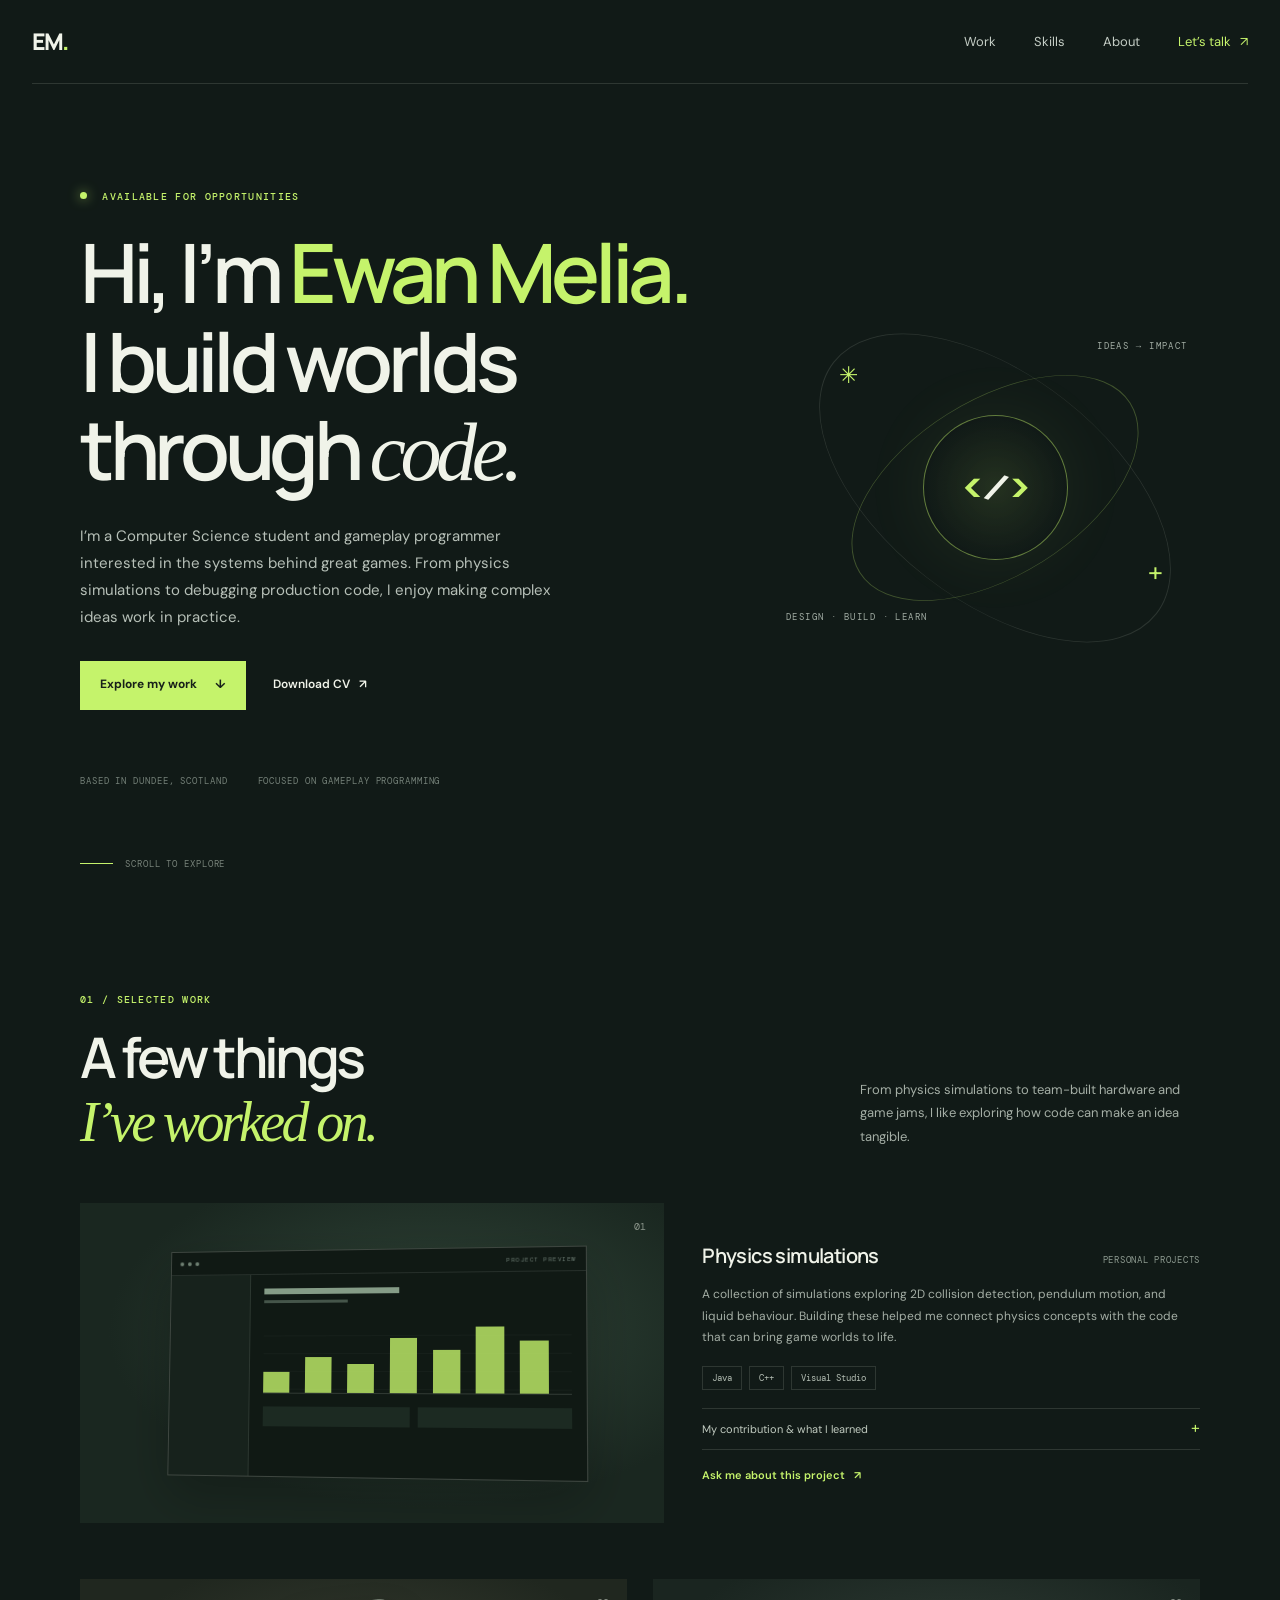
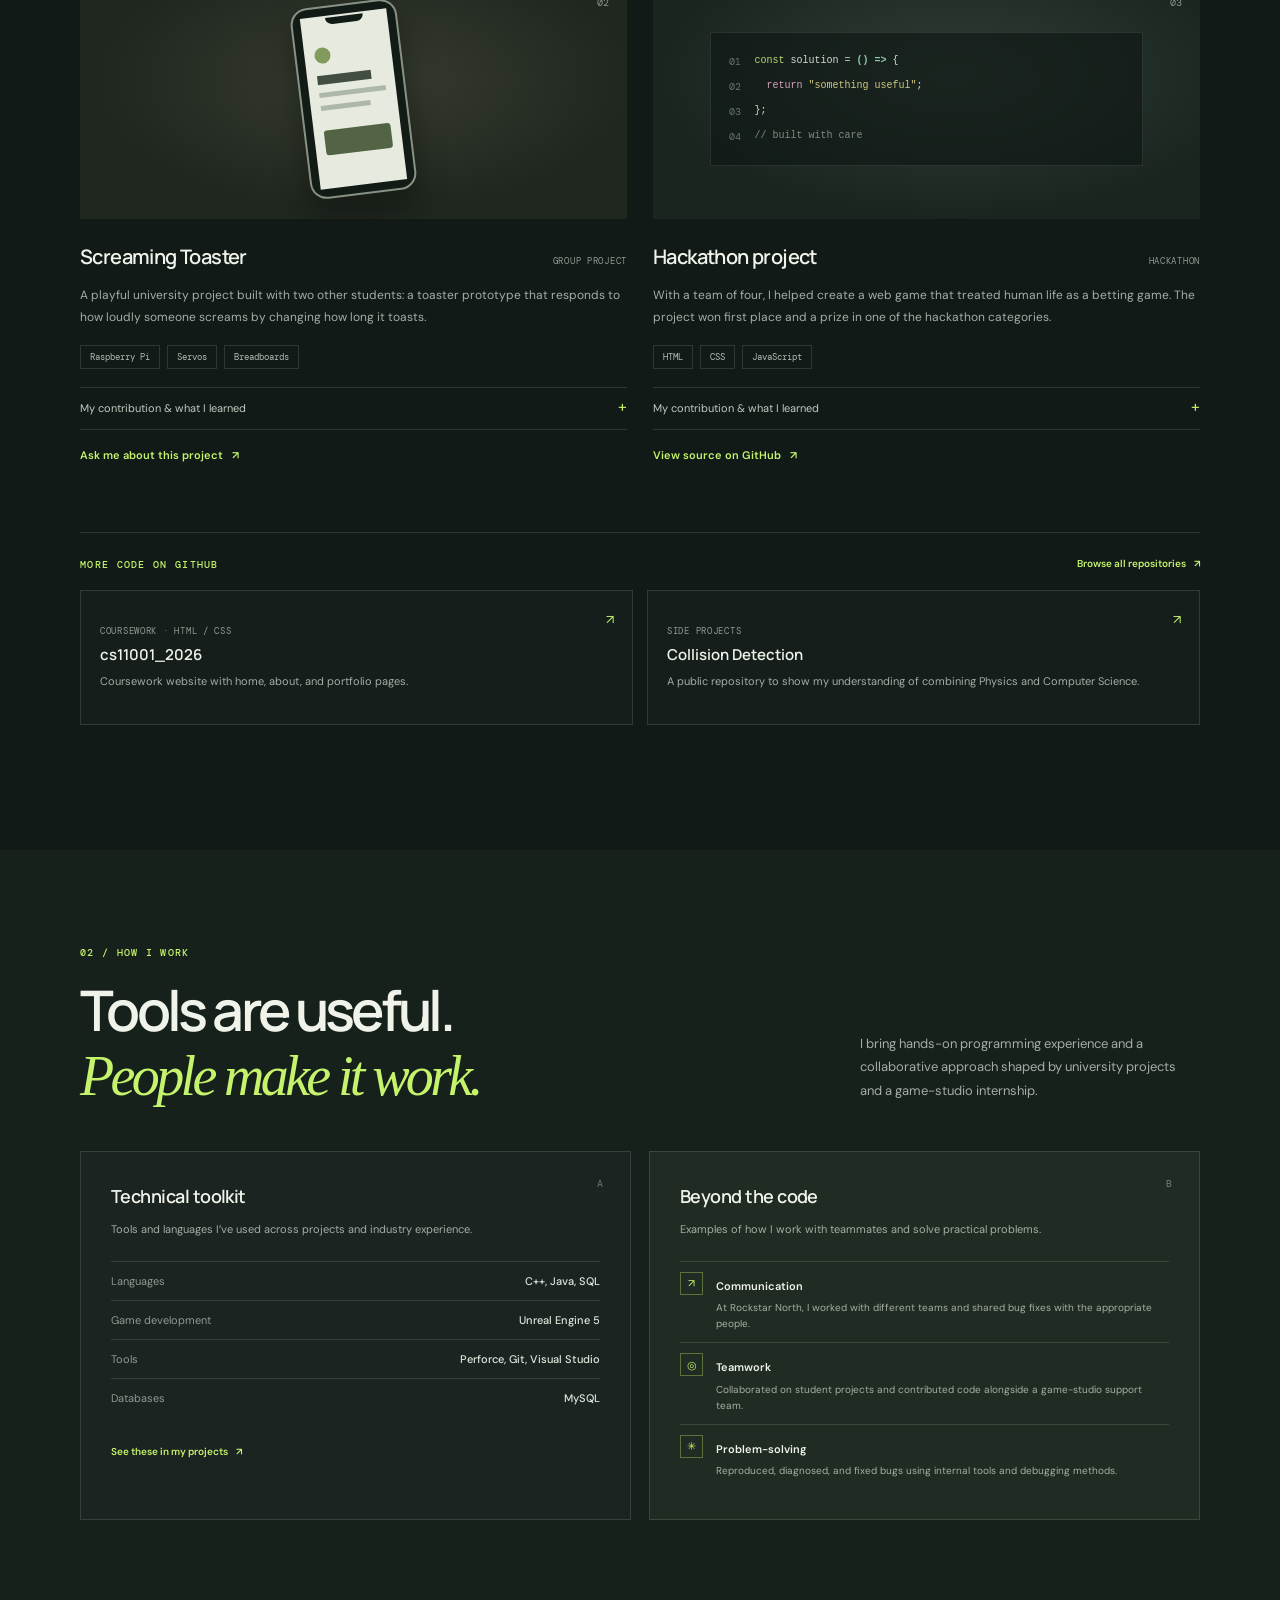
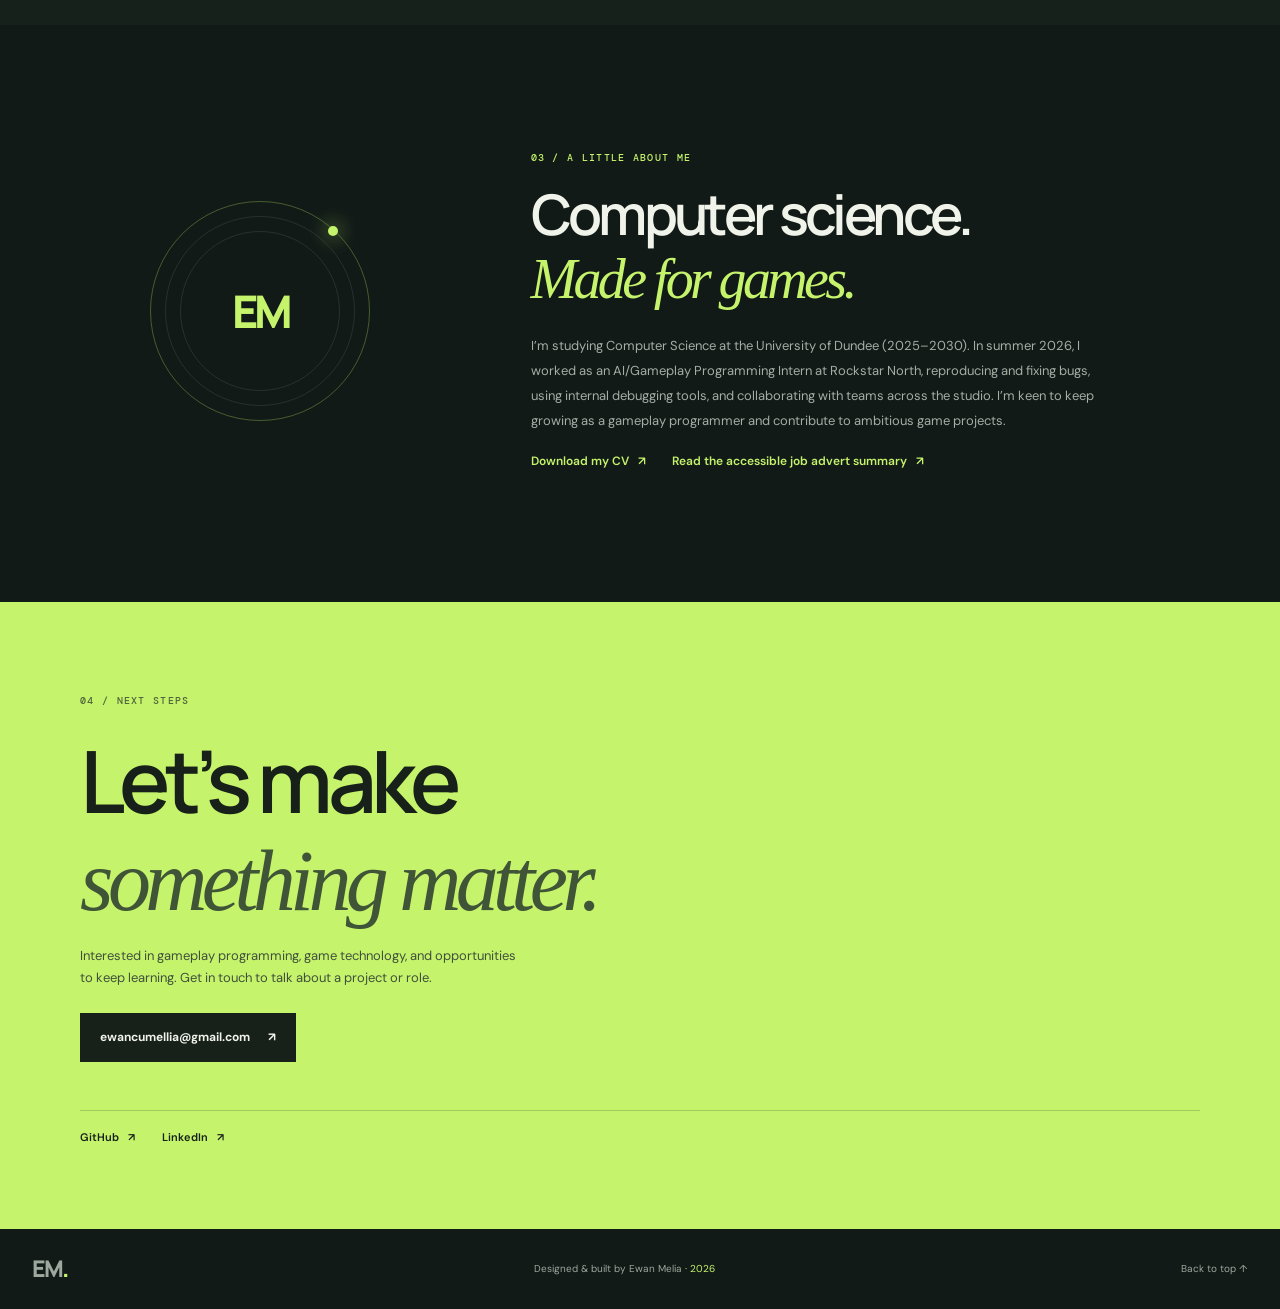
<file: index.html>
<!doctype html>
<html lang="en">
  <head>
    <meta charset="utf-8">
    <meta name="viewport" content="width=device-width, initial-scale=1">
    <meta name="theme-color" content="#111a17">
    <meta name="description" content="Ewan Melia's gameplay programming portfolio: game projects, technical skills, and professional experience.">
    <title>Ewan Melia — Gameplay Programmer</title>
    <link rel="preconnect" href="https://fonts.googleapis.com">
    <link rel="preconnect" href="https://fonts.gstatic.com" crossorigin>
    <link href="https://fonts.googleapis.com/css2?family=DM+Mono:wght@400;500&family=DM+Sans:wght@400;500;600;700&family=Manrope:wght@400;500;600;700;800&display=swap" rel="stylesheet">
    <link rel="stylesheet" href="styles.css">
    <script src="script.js" defer></script>
  </head>
  <body>
    <a class="skip-link" href="#main">Skip to content</a>
    <header class="site-header">
      <a class="wordmark" href="#home" aria-label="Ewan Melia, home">EM<span>.</span></a>
      <button class="menu-toggle" type="button" aria-expanded="false" aria-controls="primary-nav">
        <span class="sr-only">Toggle navigation</span>
        <span></span><span></span>
      </button>
      <nav class="site-nav" id="primary-nav" aria-label="Main navigation">
        <a href="#work">Work</a>
        <a href="#skills">Skills</a>
        <a href="#about">About</a>
        <a class="nav-contact" href="#contact">Let’s talk <span aria-hidden="true">↗</span></a>
      </nav>
    </header>

    <main id="main">
      <section class="hero section-wrap" id="home" aria-labelledby="hero-title">
        <div class="hero-copy">
          <p class="eyebrow"><span class="status-dot"></span> AVAILABLE FOR OPPORTUNITIES</p>
          <h1 id="hero-title">Hi, I’m <span class="highlight">Ewan Melia.</span><br>I build worlds<br>through <em>code.</em></h1>
          <p class="hero-summary">I’m a Computer Science student and gameplay programmer interested in the systems behind great games. From physics simulations to debugging production code, I enjoy making complex ideas work in practice.</p>
          <div class="hero-actions">
            <a class="button button-primary" href="#work">Explore my work <span aria-hidden="true">↓</span></a>
            <a class="text-link" href="assets/EwanMelia-CV.pdf" download>Download CV <span aria-hidden="true">↗</span></a>
          </div>
          <div class="hero-meta">
            <span>BASED IN DUNDEE, SCOTLAND</span>
            <span>FOCUSED ON GAMEPLAY PROGRAMMING</span>
          </div>
        </div>
        <div class="hero-art" aria-hidden="true">
          <div class="art-orbit orbit-one"></div>
          <div class="art-orbit orbit-two"></div>
          <div class="art-core"><span>&lt;</span><span class="core-slash">/</span><span>&gt;</span></div>
          <span class="art-label label-top">IDEAS → IMPACT</span>
          <span class="art-label label-bottom">DESIGN · BUILD · LEARN</span>
          <span class="art-spark spark-one">✳</span>
          <span class="art-spark spark-two">+</span>
        </div>
        <a class="scroll-cue" href="#work"><span></span> SCROLL TO EXPLORE</a>
      </section>

      <section class="work-section section-wrap" id="work" aria-labelledby="work-title">
        <div class="section-heading">
          <div>
            <p class="eyebrow">01 / SELECTED WORK</p>
            <h2 id="work-title">A few things<br><em>I’ve worked on.</em></h2>
          </div>
          <p class="section-intro">From physics simulations to team-built hardware and game jams, I like exploring how code can make an idea tangible.</p>
        </div>
        <div class="project-grid">
          <article class="project-card project-featured">
            <div class="project-visual visual-dashboard" aria-hidden="true">
              <div class="mock-window">
                <div class="mock-top"><i></i><i></i><i></i><span>PROJECT PREVIEW</span></div>
                <div class="mock-content"><div class="mock-side"></div><div class="mock-main"><b></b><b></b><div class="mock-chart"><i></i><i></i><i></i><i></i><i></i><i></i><i></i></div><div class="mock-row"><i></i><i></i></div></div></div>
              </div>
              <span class="visual-index">01</span>
            </div>
            <div class="project-details">
              <div class="project-title-line"><h3>Physics simulations</h3><span class="project-type">PERSONAL PROJECTS</span></div>
              <p>A collection of simulations exploring 2D collision detection, pendulum motion, and liquid behaviour. Building these helped me connect physics concepts with the code that can bring game worlds to life.</p>
              <div class="project-tags"><span>Java</span><span>C++</span><span>Visual Studio</span></div>
              <details class="project-more">
                <summary>My contribution &amp; what I learned <span aria-hidden="true">+</span></summary>
                <p><strong>My role:</strong> Created a range of physics programs in Java and C++.<br><strong>Challenge:</strong> Explored how different physical behaviours can be represented in code, building skills in programming and computational problem-solving.</p>
              </details>
              <a class="project-link" href="#contact">Ask me about this project <span aria-hidden="true">↗</span></a>
            </div>
          </article>
          <article class="project-card">
            <div class="project-visual visual-mobile" aria-hidden="true">
              <div class="phone-frame"><div class="phone-notch"></div><div class="phone-screen"><div class="phone-mark"></div><b></b><i></i><i></i><div class="phone-button"></div></div></div>
              <span class="visual-index">02</span>
            </div>
            <div class="project-details">
              <div class="project-title-line"><h3>Screaming Toaster</h3><span class="project-type">GROUP PROJECT</span></div>
              <p>A playful university project built with two other students: a toaster prototype that responds to how loudly someone screams by changing how long it toasts.</p>
              <div class="project-tags"><span>Raspberry Pi</span><span>Servos</span><span>Breadboards</span></div>
              <details class="project-more">
                <summary>My contribution &amp; what I learned <span aria-hidden="true">+</span></summary>
                <p><strong>My role:</strong> Collaborated with two students on the mechanical and electronic parts of the prototype.<br><strong>Challenge:</strong> Brought hardware components together into a working, interactive concept. The team earned the highest grade in the module.</p>
              </details>
              <a class="project-link" href="#contact">Ask me about this project <span aria-hidden="true">↗</span></a>
            </div>
          </article>
          <article class="project-card">
            <div class="project-visual visual-code" aria-hidden="true">
              <div class="code-card"><span>01</span><code><i>const</i> solution = <b>() =&gt;</b> {</code><span>02</span><code>&nbsp;&nbsp;<em>return</em> <strong>"something useful"</strong>;</code><span>03</span><code>};</code><span>04</span><code class="code-comment">// built with care</code></div>
              <span class="visual-index">03</span>
            </div>
            <div class="project-details">
              <div class="project-title-line"><h3>Hackathon project</h3><span class="project-type">HACKATHON</span></div>
              <p>With a team of four, I helped create a web game that treated human life as a betting game. The project won first place and a prize in one of the hackathon categories.</p>
              <div class="project-tags"><span>HTML</span><span>CSS</span><span>JavaScript</span></div>
              <details class="project-more">
                <summary>My contribution &amp; what I learned <span aria-hidden="true">+</span></summary>
                <p><strong>My role:</strong> Collaborated in a four-person team to build the web project.<br><strong>Challenge:</strong> Shaped an unusual concept into a working game during a hackathon, developing teamwork and rapid prototyping skills.</p>
              </details>
              <a class="project-link" href="https://github.com/SE6446/lifebetting" target="_blank" rel="noreferrer">View source on GitHub <span aria-hidden="true">↗</span></a>
            </div>
          </article>
        </div>
        <div class="repo-section">
          <div class="repo-heading">
            <p class="eyebrow">MORE CODE ON GITHUB</p>
            <a class="text-link" href="https://github.com/EwanM5" target="_blank" rel="noreferrer">Browse all repositories <span aria-hidden="true">↗</span></a>
          </div>
          <div class="repo-grid">
            <a class="repo-card" href="https://github.com/EwanM5/cs11001_2026" target="_blank" rel="noreferrer">
              <span class="repo-card-type">COURSEWORK · HTML / CSS</span>
              <strong>cs11001_2026</strong>
              <span class="repo-card-description">Coursework website with home, about, and portfolio pages.</span>
              <span class="repo-card-arrow" aria-hidden="true">↗</span>
            </a>
            <a class="repo-card" href="https://github.com/EwanM5/Physics---Collisions---Java" target="_blank" rel="noreferrer">
              <span class="repo-card-type">SIDE PROJECTS</span>
              <strong>Collision Detection</strong>
              <span class="repo-card-description">A public repository to show my understanding of combining Physics and Computer Science.</span>
              <span class="repo-card-arrow" aria-hidden="true">↗</span>
            </a>
          </div>
        </div>
      </section>

      <section class="skills-section" id="skills" aria-labelledby="skills-title">
        <div class="section-wrap skills-wrap">
          <div class="section-heading">
            <div>
              <p class="eyebrow">02 / HOW I WORK</p>
              <h2 id="skills-title">Tools are useful.<br><em>People make it work.</em></h2>
            </div>
            <p class="section-intro">I bring hands-on programming experience and a collaborative approach shaped by university projects and a game-studio internship.</p>
          </div>
          <div class="skills-grid">
            <article class="skill-panel">
              <span class="panel-number">A</span>
              <h3>Technical toolkit</h3>
              <p>Tools and languages I’ve used across projects and industry experience.</p>
              <ul class="skill-list">
                <li><span>Languages</span><b>C++, Java, SQL</b></li>
                <li><span>Game development</span><b>Unreal Engine 5</b></li>
                <li><span>Tools</span><b>Perforce, Git, Visual Studio</b></li>
                <li><span>Databases</span><b>MySQL</b></li>
              </ul>
              <a class="text-link" href="#work">See these in my projects <span aria-hidden="true">↗</span></a>
            </article>
            <article class="skill-panel skill-panel-accent">
              <span class="panel-number">B</span>
              <h3>Beyond the code</h3>
              <p>Examples of how I work with teammates and solve practical problems.</p>
              <ul class="transfer-list">
                <li><span class="transfer-icon">↗</span><div><b>Communication</b><p>At Rockstar North, I worked with different teams and shared bug fixes with the appropriate people.</p></div></li>
                <li><span class="transfer-icon">◎</span><div><b>Teamwork</b><p>Collaborated on student projects and contributed code alongside a game-studio support team.</p></div></li>
                <li><span class="transfer-icon">✳</span><div><b>Problem-solving</b><p>Reproduced, diagnosed, and fixed bugs using internal tools and debugging methods.</p></div></li>
              </ul>
            </article>
          </div>
        </div>
      </section>

      <section class="about-section section-wrap" id="about" aria-labelledby="about-title">
        <div class="about-marker"><span>EM</span><i></i></div>
        <div class="about-copy">
          <p class="eyebrow">03 / A LITTLE ABOUT ME</p>
          <h2 id="about-title">Computer science.<br><em>Made for games.</em></h2>
          <p>I’m studying Computer Science at the University of Dundee (2025–2030). In summer 2026, I worked as an AI/Gameplay Programming Intern at Rockstar North, reproducing and fixing bugs, using internal debugging tools, and collaborating with teams across the studio. I’m keen to keep growing as a gameplay programmer and contribute to ambitious game projects.</p>
          <div class="about-actions">
            <a class="text-link" href="assets/EwanMelia-CV.pdf" download>Download my CV <span aria-hidden="true">↗</span></a>
            <a class="text-link" href="epic-games-senior-ai-programmer-summary.html">Read the accessible job advert summary <span aria-hidden="true">↗</span></a>
          </div>
        </div>
      </section>

      <section class="contact-section" id="contact" aria-labelledby="contact-title">
        <div class="section-wrap contact-wrap">
          <p class="eyebrow">04 / NEXT STEPS</p>
          <h2 id="contact-title">Let’s make<br><em>something matter.</em></h2>
          <p>Interested in gameplay programming, game technology, and opportunities to keep learning. Get in touch to talk about a project or role.</p>
          <a class="button button-primary" href="mailto:ewancumellia@gmail.com">ewancumellia@gmail.com <span aria-hidden="true">↗</span></a>
          <div class="social-links" aria-label="Professional profiles">
            <a href="https://github.com/EwanM5" target="_blank" rel="noreferrer">GitHub <span aria-hidden="true">↗</span></a>
            <a href="https://www.linkedin.com/in/ewan-melia-7a0366411/" target="_blank" rel="noreferrer">LinkedIn <span aria-hidden="true">↗</span></a>
          </div>
        </div>
      </section>
    </main>

    <footer class="site-footer">
      <a class="wordmark" href="#home" aria-label="Ewan Melia, back to top">EM<span>.</span></a>
      <p>Designed &amp; built by Ewan Melia <span>·</span> <span id="current-year"></span></p>
      <a href="#home">Back to top ↑</a>
    </footer>
  </body>
</html>
</file>
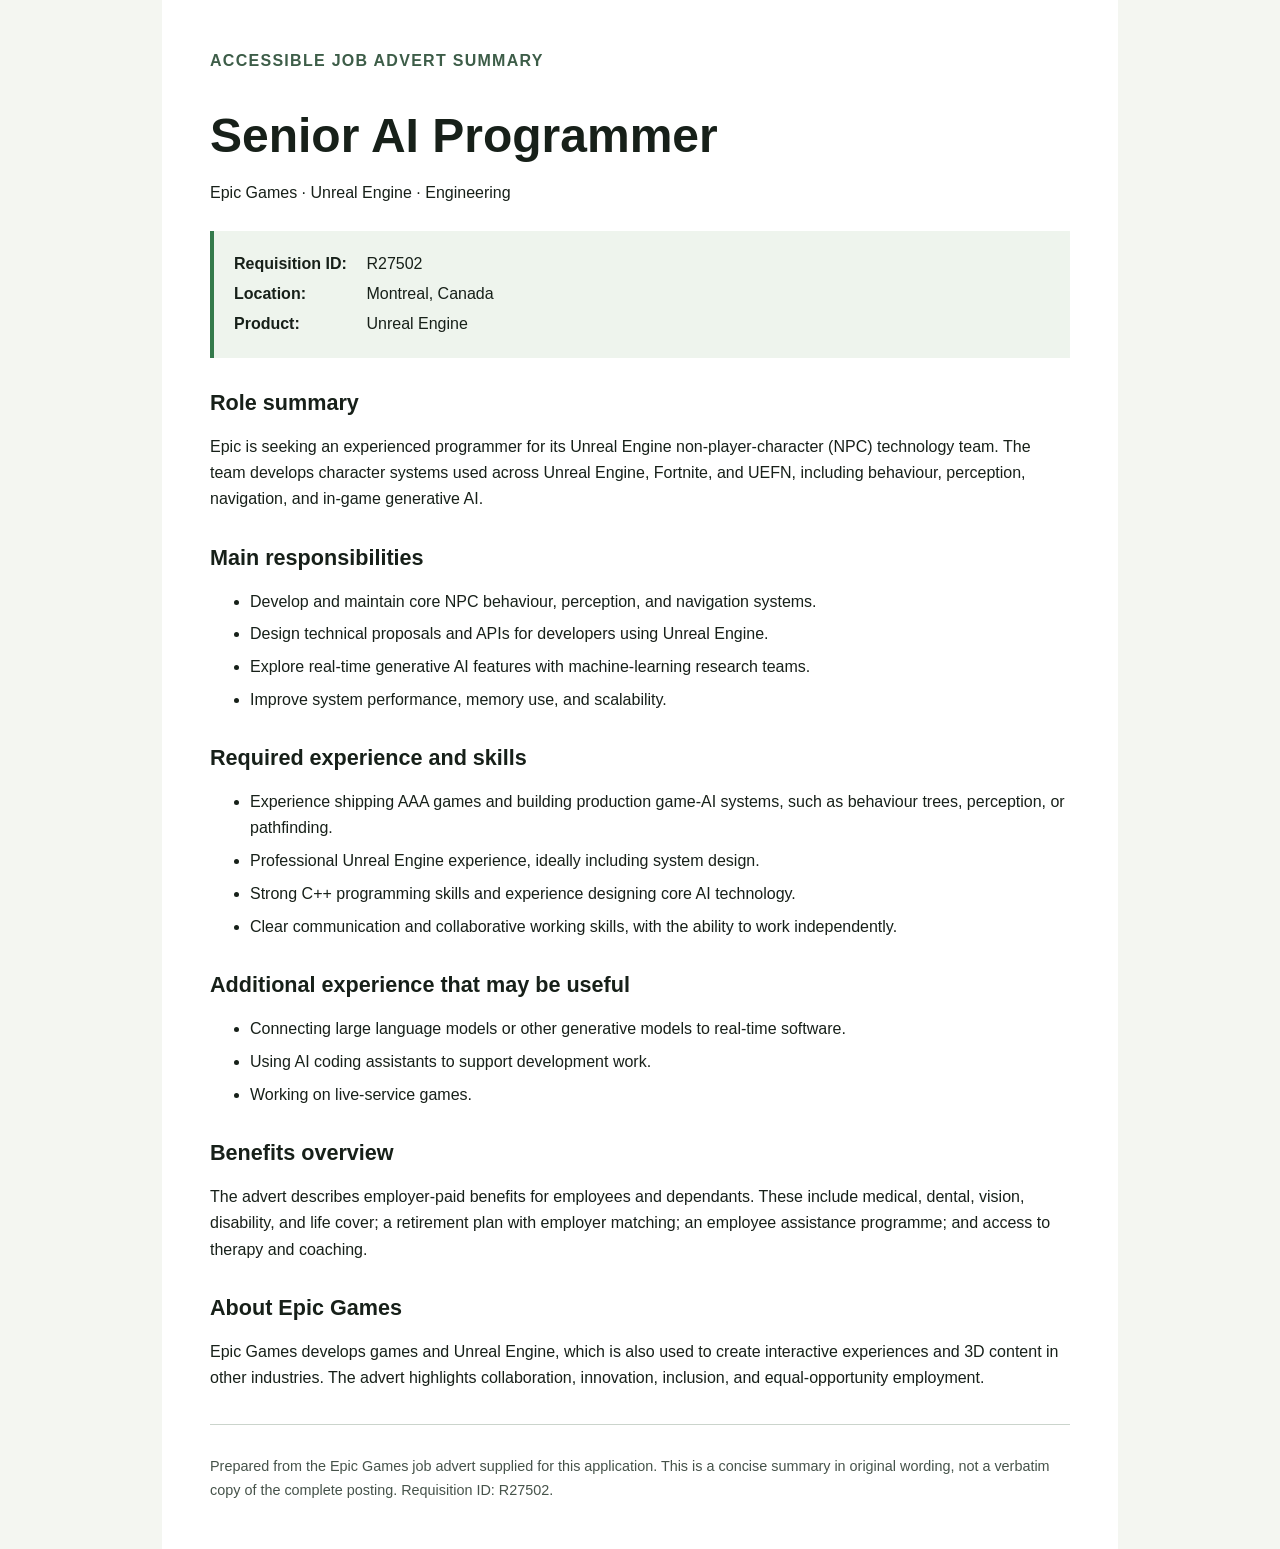
<file: epic-games-senior-ai-programmer-summary.html>
<!doctype html>
<html lang="en">
  <head>
    <meta charset="utf-8">
    <meta name="viewport" content="width=device-width, initial-scale=1">
    <meta name="description" content="Accessible summary of Epic Games' Senior AI Programmer job advert, requisition R27502.">
    <title>Epic Games — Senior AI Programmer | Job Advert Summary</title>
    <style>
      :root {
        color-scheme: light;
        font-family: Arial, Helvetica, sans-serif;
        line-height: 1.65;
        color: #172019;
        background: #f4f6f1;
      }

      body {
        max-width: 860px;
        margin: 0 auto;
        padding: 2rem clamp(1rem, 5vw, 3rem);
        background: #fff;
      }

      a { color: #155e39; }
      h1, h2 { line-height: 1.2; }
      h1 { margin-bottom: .5rem; font-size: clamp(2rem, 5vw, 3rem); }
      h2 { margin-top: 2rem; font-size: 1.35rem; }
      .eyebrow { color: #3d5d48; font-weight: 700; letter-spacing: .08em; text-transform: uppercase; }
      .role-facts { margin: 1.5rem 0; padding: 1rem 1.25rem; border-left: 4px solid #347a4b; background: #eef4ed; }
      .role-facts p { margin: .25rem 0; }
      .role-facts strong { display: inline-block; min-width: 8rem; }
      .notice { margin-top: 2rem; padding-top: 1rem; border-top: 1px solid #cbd4cc; color: #46534a; font-size: .9rem; }
      li { margin: .4rem 0; }

      @media print {
        :root { background: #fff; }
        body { max-width: none; padding: 0; }
        a { color: inherit; text-decoration: none; }
      }
    </style>
  </head>
  <body>
    <main>
      <header>
        <p class="eyebrow">Accessible job advert summary</p>
        <h1>Senior AI Programmer</h1>
        <p>Epic Games · Unreal Engine · Engineering</p>
      </header>

      <section class="role-facts" aria-label="Role details">
        <p><strong>Requisition ID:</strong> R27502</p>
        <p><strong>Location:</strong> Montreal, Canada</p>
        <p><strong>Product:</strong> Unreal Engine</p>
      </section>

      <section aria-labelledby="role-summary">
        <h2 id="role-summary">Role summary</h2>
        <p>
          Epic is seeking an experienced programmer for its Unreal Engine
          non-player-character (NPC) technology team. The team develops
          character systems used across Unreal Engine, Fortnite, and UEFN,
          including behaviour, perception, navigation, and in-game generative
          AI.
        </p>
      </section>

      <section aria-labelledby="responsibilities">
        <h2 id="responsibilities">Main responsibilities</h2>
        <ul>
          <li>Develop and maintain core NPC behaviour, perception, and navigation systems.</li>
          <li>Design technical proposals and APIs for developers using Unreal Engine.</li>
          <li>Explore real-time generative AI features with machine-learning research teams.</li>
          <li>Improve system performance, memory use, and scalability.</li>
        </ul>
      </section>

      <section aria-labelledby="requirements">
        <h2 id="requirements">Required experience and skills</h2>
        <ul>
          <li>Experience shipping AAA games and building production game-AI systems, such as behaviour trees, perception, or pathfinding.</li>
          <li>Professional Unreal Engine experience, ideally including system design.</li>
          <li>Strong C++ programming skills and experience designing core AI technology.</li>
          <li>Clear communication and collaborative working skills, with the ability to work independently.</li>
        </ul>
      </section>

      <section aria-labelledby="additional-experience">
        <h2 id="additional-experience">Additional experience that may be useful</h2>
        <ul>
          <li>Connecting large language models or other generative models to real-time software.</li>
          <li>Using AI coding assistants to support development work.</li>
          <li>Working on live-service games.</li>
        </ul>
      </section>

      <section aria-labelledby="benefits">
        <h2 id="benefits">Benefits overview</h2>
        <p>
          The advert describes employer-paid benefits for employees and
          dependants. These include medical, dental, vision, disability, and
          life cover; a retirement plan with employer matching; an employee
          assistance programme; and access to therapy and coaching.
        </p>
      </section>

      <section aria-labelledby="company">
        <h2 id="company">About Epic Games</h2>
        <p>
          Epic Games develops games and Unreal Engine, which is also used to
          create interactive experiences and 3D content in other industries.
          The advert highlights collaboration, innovation, inclusion, and
          equal-opportunity employment.
        </p>
      </section>

      <footer class="notice">
        <p>
          Prepared from the Epic Games job advert supplied for this application.
          This is a concise summary in original wording, not a verbatim copy of
          the complete posting. Requisition ID: R27502.
        </p>
      </footer>
    </main>
  </body>
</html>
</file>
<file: styles.css>
:root {
  color-scheme: dark;
  --ink: #f0f3e9;
  --muted: #a4aea5;
  --bg: #111a17;
  --panel: #18231e;
  --line: rgba(235, 243, 230, .13);
  --accent: #c5f36b;
  --serif: Georgia, "Times New Roman", serif;
  --sans: "DM Sans", Arial, sans-serif;
  --display: "Manrope", "DM Sans", Arial, sans-serif;
  --mono: "DM Mono", Consolas, monospace;
}

* { box-sizing: border-box; }
html { scroll-behavior: smooth; scroll-padding-top: 90px; }
body { margin: 0; background: var(--bg); color: var(--ink); font-family: var(--sans); font-size: 16px; line-height: 1.65; }
a { color: inherit; text-decoration: none; }
a:focus-visible, button:focus-visible, summary:focus-visible { outline: 2px solid var(--accent); outline-offset: 5px; }
::selection { color: var(--bg); background: var(--accent); }
.sr-only { position: absolute; width: 1px; height: 1px; padding: 0; margin: -1px; overflow: hidden; clip: rect(0, 0, 0, 0); white-space: nowrap; border: 0; }
.skip-link { position: fixed; z-index: 20; top: 10px; left: 10px; padding: 10px 16px; transform: translateY(-160%); background: var(--accent); color: var(--bg); }
.skip-link:focus { transform: translateY(0); }
.section-wrap { width: min(1120px, calc(100% - 64px)); margin-inline: auto; }
.site-header { height: 84px; width: min(1280px, calc(100% - 64px)); margin: auto; display: flex; align-items: center; justify-content: space-between; border-bottom: 1px solid var(--line); }
.wordmark { font-family: var(--display); font-size: 23px; font-weight: 800; letter-spacing: -.08em; }
.wordmark span { color: var(--accent); }
.site-nav { display: flex; align-items: center; gap: 38px; font-size: 13px; color: #c4cdc5; }
.site-nav a, .social-links a, .site-footer a:last-child { transition: color .2s ease; }
.site-nav a:hover, .social-links a:hover, .site-footer a:last-child:hover { color: var(--accent); }
.site-nav .nav-contact { color: var(--accent); }
.nav-contact span, .text-link span, .project-link span, .social-links span { margin-left: 6px; }
.menu-toggle { display: none; }

.hero { position: relative; min-height: 665px; padding-top: 105px; padding-bottom: 125px; display: grid; grid-template-columns: 1.1fr .9fr; align-items: center; }
.hero-copy { position: relative; z-index: 1; }
.eyebrow { margin: 0 0 24px; color: var(--accent); font: 500 10px/1.5 var(--mono); letter-spacing: .13em; }
.status-dot { display: inline-block; width: 7px; height: 7px; margin-right: 8px; border-radius: 50%; background: var(--accent); box-shadow: 0 0 12px rgba(197, 243, 107, .7); vertical-align: 1px; }
h1, h2, h3, p { margin-top: 0; }
h1, h2 { font-family: var(--display); font-weight: 600; letter-spacing: -.065em; }
h1 { margin-bottom: 25px; font-size: clamp(52px, 7vw, 82px); line-height: 1.08; }
h1 .highlight { color: var(--accent); }
h1 em, h2 em { font-family: var(--serif); font-weight: 400; }
.hero-summary { max-width: 470px; margin-bottom: 30px; color: #b7c0b8; font-size: 15px; line-height: 1.8; }
.hero-actions { display: flex; align-items: center; gap: 27px; }
.button { min-height: 49px; padding: 0 20px; display: inline-flex; align-items: center; justify-content: center; gap: 18px; font-size: 12px; font-weight: 700; }
.button-primary { background: var(--accent); color: #172019; transition: background .2s ease, transform .2s ease; }
.button-primary:hover { background: #d7ff8a; transform: translateY(-2px); }
.text-link { font-size: 12px; font-weight: 600; }
.text-link:hover { color: var(--accent); }
.hero-meta { margin-top: 65px; display: flex; gap: 30px; color: #748078; font: 9px var(--mono); letter-spacing: .1em; }
.hero-art { position: relative; width: min(100%, 410px); aspect-ratio: 1; justify-self: end; display: grid; place-items: center; }
.art-orbit { position: absolute; width: 78%; height: 78%; border: 1px solid rgba(197, 243, 107, .26); border-radius: 50%; transform: rotate(-32deg) scaleY(.55); }
.orbit-two { width: 100%; height: 100%; border-color: rgba(235, 243, 230, .12); transform: rotate(38deg) scaleY(.55); }
.art-core { width: 145px; height: 145px; display: flex; align-items: center; justify-content: center; gap: 5px; border: 1px solid rgba(197, 243, 107, .45); border-radius: 50%; background: radial-gradient(circle, rgba(197,243,107,.11), rgba(17,26,23,.4) 70%); color: var(--accent); font: 600 32px var(--mono); box-shadow: 0 0 70px rgba(197, 243, 107, .07); }
.core-slash { transform: rotate(20deg); color: var(--ink); }
.art-label { position: absolute; color: #a2ada4; font: 9px var(--mono); letter-spacing: .16em; }
.label-top { top: 14%; right: 3%; }
.label-bottom { bottom: 17%; left: -1%; }
.art-spark { position: absolute; color: var(--accent); font-size: 23px; }
.spark-one { top: 18%; left: 12%; }
.spark-two { bottom: 24%; right: 9%; font-size: 27px; }
.scroll-cue { position: absolute; left: 0; bottom: 42px; display: flex; align-items: center; gap: 12px; color: #78837a; font: 9px var(--mono); letter-spacing: .1em; }
.scroll-cue span { width: 33px; height: 1px; background: var(--accent); }

.work-section { padding-top: 80px; padding-bottom: 125px; }
.section-heading { display: flex; align-items: end; justify-content: space-between; gap: 50px; margin-bottom: 49px; }
.section-heading .eyebrow { margin-bottom: 18px; }
h2 { margin-bottom: 0; font-size: clamp(39px, 5vw, 56px); line-height: 1.13; }
h2 em { color: var(--accent); }
.section-intro { max-width: 340px; margin-bottom: 6px; color: var(--muted); font-size: 13px; line-height: 1.8; }
.project-grid { display: grid; grid-template-columns: 1fr 1fr; gap: 56px 26px; }
.project-card { min-width: 0; }
.project-featured { grid-column: 1 / -1; display: grid; grid-template-columns: 1.08fr .92fr; gap: 38px; align-items: center; }
.project-visual { position: relative; min-height: 240px; overflow: hidden; display: grid; place-items: center; background: #1b2822; }
.project-featured .project-visual { min-height: 320px; }
.visual-index { position: absolute; top: 17px; right: 18px; color: rgba(236, 243, 231, .54); font: 10px var(--mono); }
.visual-dashboard { background: radial-gradient(ellipse at 60% 40%, #304538, #1a2720 65%); }
.mock-window { width: 72%; height: 72%; overflow: hidden; border: 1px solid rgba(242, 247, 239, .2); background: #101914; box-shadow: 0 20px 50px rgba(0,0,0,.24); transform: perspective(900px) rotateY(-7deg) rotateX(3deg); }
.mock-top { height: 24px; padding: 0 9px; display: flex; align-items: center; gap: 4px; border-bottom: 1px solid rgba(235, 243, 230, .1); }
.mock-top i { width: 4px; height: 4px; border-radius: 50%; background: #6e8072; }
.mock-top span { margin-left: auto; color: #708077; font: 6px var(--mono); letter-spacing: .08em; }
.mock-content { height: calc(100% - 24px); display: flex; }
.mock-side { width: 20%; border-right: 1px solid rgba(235,243,230,.1); background: #17221c; }
.mock-main { flex: 1; padding: 14px; }
.mock-main > b { display: block; width: 45%; height: 6px; margin-bottom: 6px; background: #859c87; }
.mock-main > b + b { width: 28%; height: 3px; margin-bottom: 16px; background: #45554a; }
.mock-chart { height: 43%; display: flex; align-items: end; gap: 5%; border-bottom: 1px solid rgba(235,243,230,.15); background: repeating-linear-gradient(to bottom, transparent 0 17px, rgba(235,243,230,.06) 18px); }
.mock-chart i { width: 9%; background: var(--accent); opacity: .8; }
.mock-chart i:nth-child(1) { height: 28%; }.mock-chart i:nth-child(2) { height: 48%; }.mock-chart i:nth-child(3) { height: 38%; }.mock-chart i:nth-child(4) { height: 73%; }.mock-chart i:nth-child(5) { height: 57%; }.mock-chart i:nth-child(6) { height: 88%; }.mock-chart i:nth-child(7) { height: 69%; }
.mock-row { display: flex; gap: 8px; margin-top: 13px; }.mock-row i { height: 20px; flex: 1; background: #1c2a22; }
.visual-mobile { background: radial-gradient(ellipse at 52% 42%, #373c30, #20271f 66%); }
.phone-frame { width: 107px; height: 192px; padding: 8px; border: 2px solid #879284; border-radius: 17px; background: #121b16; transform: rotate(-7deg); box-shadow: 0 17px 32px rgba(0,0,0,.35); }
.phone-notch { position: absolute; z-index: 1; top: 10px; left: 50%; width: 38px; height: 7px; transform: translateX(-50%); border-radius: 0 0 7px 7px; background: #121b16; }
.phone-screen { height: 100%; padding: 31px 10px 12px; background: #e7ebdf; }
.phone-mark { width: 16px; height: 16px; margin-bottom: 12px; border-radius: 50%; background: #839a5f; }
.phone-screen b, .phone-screen i { display: block; height: 5px; margin: 8px 0; background: #aeb8a8; }
.phone-screen b { width: 80%; height: 9px; background: #424e41; }
.phone-screen i:nth-of-type(2) { width: 75%; }
.phone-button { height: 25px; margin-top: 20px; border-radius: 3px; background: #526444; }
.visual-code { background: radial-gradient(ellipse at 55% 40%, #2f3c35, #1a2520 70%); }
.code-card { width: 79%; padding: 22px 18px; display: grid; grid-template-columns: 25px 1fr; row-gap: 12px; border: 1px solid rgba(240,243,233,.1); background: rgba(14,22,18,.62); font: 10px var(--mono); }
.code-card > span { color: #66746b; }.code-card code { color: #d5ddd1; white-space: nowrap; }.code-card code i { color: #b5d878; font-style: normal; }.code-card code b { color: #8bc8ac; }.code-card code em { color: #d7a4c4; font-style: normal; }.code-card code strong { color: #d1c881; font-weight: 400; }.code-card .code-comment { color: #7e8d80; }
.project-details { padding-top: 21px; }
.project-featured .project-details { padding-top: 0; }
.project-title-line { display: flex; flex-wrap: wrap; align-items: baseline; justify-content: space-between; gap: 8px; }
.project-title-line h3, .skill-panel h3 { margin: 0; font-family: var(--display); font-size: 20px; font-weight: 600; letter-spacing: -.03em; }
.project-type { color: #8e9b91; font: 9px var(--mono); letter-spacing: .08em; }
.project-details > p { margin: 12px 0 17px; color: var(--muted); font-size: 12px; line-height: 1.8; }
.project-tags { display: flex; flex-wrap: wrap; gap: 7px; }
.project-tags span { padding: 5px 9px; border: 1px solid var(--line); color: #b3bdb3; font: 9px var(--mono); }
.project-more { margin-top: 18px; border-top: 1px solid var(--line); border-bottom: 1px solid var(--line); color: #c1cbc0; font-size: 11px; }
.project-more summary { padding: 11px 0; display: flex; justify-content: space-between; cursor: pointer; list-style: none; }
.project-more summary::-webkit-details-marker { display: none; }
.project-more summary span { color: var(--accent); font-size: 16px; line-height: 1; }
.project-more[open] summary span { transform: rotate(45deg); }
.project-more p { margin: 0; padding: 0 0 12px; color: #aab5aa; font-size: 11px; line-height: 1.8; }
.project-more strong { color: var(--ink); font-weight: 600; }
.project-link { margin-top: 16px; display: inline-block; color: var(--accent); font-size: 11px; font-weight: 600; }
.repo-section { margin-top: 65px; padding-top: 23px; border-top: 1px solid var(--line); }
.repo-heading { margin-bottom: 18px; display: flex; align-items: center; justify-content: space-between; gap: 20px; }
.repo-heading .eyebrow { margin: 0; }
.repo-heading .text-link { color: var(--accent); font-size: 10px; }
.repo-grid { display: grid; grid-template-columns: 1fr 1fr; gap: 14px; }
.repo-card { position: relative; min-height: 135px; padding: 18px 42px 18px 19px; display: flex; flex-direction: column; align-items: flex-start; justify-content: center; gap: 6px; border: 1px solid var(--line); background: rgba(255,255,255,.015); transition: border-color .2s ease, background .2s ease; }
.repo-card:hover { border-color: rgba(197,243,107,.55); background: rgba(197,243,107,.035); }
.repo-card-type { color: #8e9b91; font: 9px var(--mono); letter-spacing: .08em; }
.repo-card strong { font-family: var(--display); font-size: 15px; font-weight: 600; }
.repo-card-description { color: var(--muted); font-size: 11px; line-height: 1.6; }
.repo-card-arrow { position: absolute; top: 18px; right: 18px; color: var(--accent); font-size: 13px; }

.skills-section { padding: 95px 0 105px; background: #17211c; }
.skills-wrap .section-heading { margin-bottom: 43px; }
.skills-grid { display: grid; grid-template-columns: 1fr 1fr; gap: 18px; }
.skill-panel { position: relative; min-height: 337px; padding: 30px; border: 1px solid var(--line); background: rgba(255,255,255,.015); }
.panel-number { position: absolute; top: 25px; right: 27px; color: #758279; font: 10px var(--mono); }
.skill-panel h3 { margin-bottom: 8px; font-size: 18px; }
.skill-panel > p { max-width: 370px; margin-bottom: 23px; color: var(--muted); font-size: 11px; }
.skill-list { margin: 0 0 20px; padding: 0; list-style: none; }
.skill-list li { padding: 10px 0; display: flex; justify-content: space-between; gap: 12px; border-top: 1px solid var(--line); font-size: 11px; }
.skill-list li span { color: #8e9b91; }.skill-list li b { color: #e0e6dc; font-weight: 500; text-align: right; }
.skill-panel .text-link { color: var(--accent); font-size: 10px; }
.skill-panel-accent { background: #202c23; }
.transfer-list { margin: 0; padding: 0; list-style: none; }
.transfer-list li { display: flex; gap: 13px; padding: 10px 0; border-top: 1px solid var(--line); }
.transfer-icon { width: 23px; height: 23px; flex: 0 0 23px; display: grid; place-items: center; border: 1px solid rgba(197,243,107,.35); color: var(--accent); font-size: 11px; }
.transfer-list b { font-size: 11px; font-weight: 600; }
.transfer-list p { margin: 2px 0 0; color: #a4aea5; font-size: 10px; line-height: 1.6; }

.about-section { padding-top: 125px; padding-bottom: 130px; display: grid; grid-template-columns: .7fr 1.3fr; align-items: center; gap: 90px; }
.about-marker { width: 220px; aspect-ratio: 1; position: relative; display: grid; place-items: center; justify-self: center; border: 1px solid rgba(197,243,107,.3); border-radius: 50%; }
.about-marker::before, .about-marker::after { position: absolute; content: ""; border: 1px solid rgba(235,243,230,.1); border-radius: 50%; }
.about-marker::before { inset: 14px; }.about-marker::after { inset: 29px; }
.about-marker span { z-index: 1; color: var(--accent); font: 800 45px var(--display); letter-spacing: -.1em; }
.about-marker i { position: absolute; top: 24px; right: 31px; width: 10px; height: 10px; border-radius: 50%; background: var(--accent); box-shadow: 0 0 19px var(--accent); }
.about-copy .eyebrow { margin-bottom: 17px; }
.about-copy h2 { margin-bottom: 23px; }
.about-copy > p:not(.eyebrow) { max-width: 590px; margin-bottom: 19px; color: var(--muted); font-size: 13px; line-height: 1.9; }
.about-actions { display: flex; flex-wrap: wrap; gap: 14px 26px; }
.about-copy .text-link { color: var(--accent); }

.contact-section { padding: 91px 0 83px; background: #c5f36b; color: #172019; }
.contact-section .eyebrow { color: #50643d; }
.contact-section h2 { margin-bottom: 15px; font-size: clamp(54px, 8vw, 86px); }
.contact-section h2 em { color: #405537; }
.contact-section .contact-wrap > p:not(.eyebrow) { max-width: 440px; margin-bottom: 25px; color: #40503d; font-size: 13px; }
.contact-section .button { background: #172019; color: var(--ink); }
.contact-section .button:hover { background: #2b3c2b; }
.social-links { margin-top: 48px; padding-top: 17px; display: flex; gap: 27px; border-top: 1px solid rgba(23,32,25,.2); font-size: 11px; font-weight: 600; }
.site-footer { width: min(1280px, calc(100% - 64px)); min-height: 80px; margin: auto; display: flex; align-items: center; justify-content: space-between; color: #9da89e; font-size: 10px; }
.site-footer p { margin: 0; }.site-footer p span { color: var(--accent); }.site-footer a:last-child { font-size: 10px; }

@media (max-width: 760px) {
  .section-wrap, .site-header, .site-footer { width: min(100% - 40px, 560px); }
  .site-header { height: 72px; }
  .menu-toggle { width: 40px; height: 40px; padding: 10px 7px; display: grid; align-content: center; gap: 6px; border: 0; background: transparent; cursor: pointer; }
  .menu-toggle > span:not(.sr-only) { width: 25px; height: 1px; display: block; background: var(--ink); transition: transform .2s ease; }
  .menu-toggle[aria-expanded="true"] > span:nth-last-child(2) { transform: translateY(3.5px) rotate(45deg); }
  .menu-toggle[aria-expanded="true"] > span:last-child { transform: translateY(-3.5px) rotate(-45deg); }
  .site-nav { position: absolute; z-index: 5; top: 72px; left: 0; right: 0; padding: 22px 20px 26px; display: none; align-items: stretch; gap: 18px; background: #17211c; border-bottom: 1px solid var(--line); }
  .site-nav.is-open { display: flex; flex-direction: column; }
  .site-nav a { padding: 4px 0; }
  .hero { min-height: 0; padding-top: 75px; padding-bottom: 100px; grid-template-columns: 1fr; }
  h1 { font-size: clamp(51px, 12vw, 72px); }
  .hero-art { position: absolute; top: 55px; right: -65px; width: 230px; opacity: .33; }
  .art-core { width: 85px; height: 85px; font-size: 21px; }
  .art-label { display: none; }
  .hero-copy { max-width: 490px; }
  .hero-summary { max-width: 410px; }
  .hero-meta { margin-top: 50px; gap: 17px; flex-wrap: wrap; font-size: 8px; }
  .scroll-cue { bottom: 35px; }
  .work-section { padding-top: 55px; padding-bottom: 80px; }
  .section-heading { display: block; margin-bottom: 33px; }
  .section-intro { margin-top: 18px; }
  .project-grid { grid-template-columns: 1fr; gap: 37px; }
  .project-featured { grid-column: auto; grid-template-columns: 1fr; gap: 0; }
  .project-featured .project-visual { min-height: 250px; }
  .project-featured .project-details { padding-top: 20px; }
  .project-visual { min-height: 220px; }
  .repo-grid { grid-template-columns: 1fr; }
  .skills-section { padding: 72px 0; }
  .skills-grid { grid-template-columns: 1fr; }
  .skill-panel { min-height: auto; padding: 25px 22px; }
  .about-section { padding-top: 82px; padding-bottom: 85px; grid-template-columns: 1fr; gap: 36px; }
  .about-marker { width: 150px; }
  .about-marker span { font-size: 34px; }
  .contact-section { padding: 72px 0 62px; }
  .social-links { flex-wrap: wrap; gap: 15px 23px; }
  .site-footer { min-height: 76px; gap: 10px; }
  .site-footer p { max-width: 185px; text-align: center; }
}

@media (max-width: 390px) {
  .section-wrap, .site-header, .site-footer { width: calc(100% - 32px); }
  .hero-actions { align-items: flex-start; flex-direction: column; gap: 18px; }
  .hero-meta { flex-direction: column; gap: 10px; }
  .project-title-line { align-items: flex-start; flex-direction: column; gap: 5px; }
  .skill-list li { align-items: flex-start; flex-direction: column; gap: 3px; }
  .skill-list li b { text-align: left; }
}

@media (prefers-reduced-motion: reduce) {
  *, *::before, *::after { scroll-behavior: auto !important; transition-duration: .01ms !important; animation-duration: .01ms !important; animation-iteration-count: 1 !important; }
}
</file>
